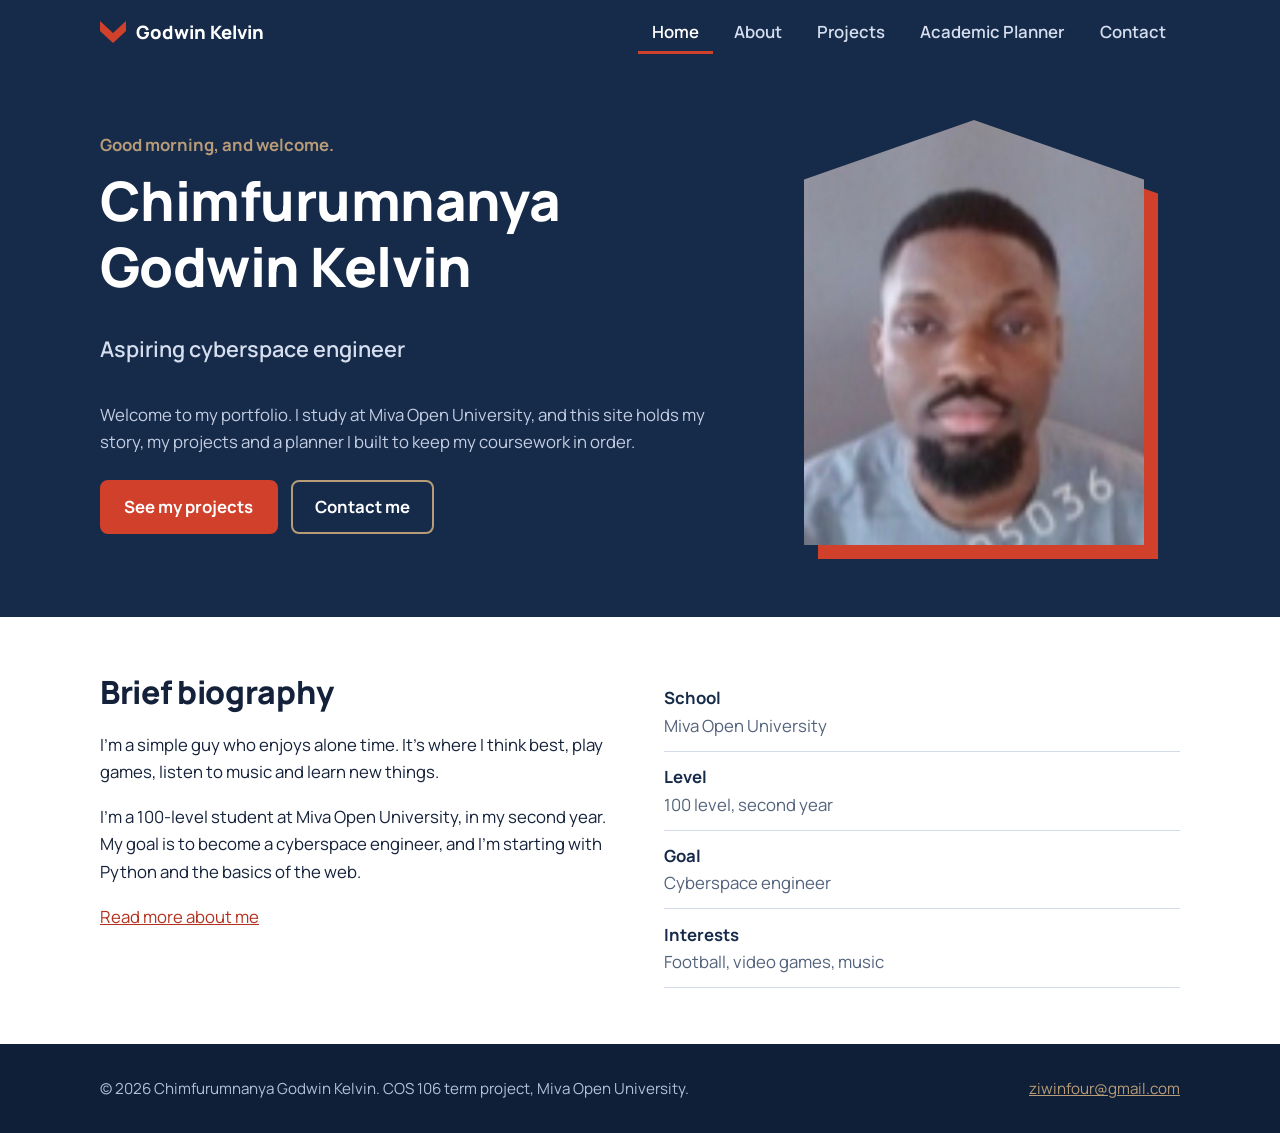
<file: index.html>
<!DOCTYPE html>
<html lang="en">
<head>
  <meta charset="UTF-8">
  <meta name="viewport" content="width=device-width, initial-scale=1">
  <meta name="description" content="Student portfolio and academic planner of Chimfurumnanya Godwin Kelvin, Miva Open University.">
  <title>Chimfurumnanya Godwin Kelvin | Student Portfolio</title>
  <link rel="preconnect" href="https://fonts.googleapis.com">
  <link rel="preconnect" href="https://fonts.gstatic.com" crossorigin>
  <link href="https://fonts.googleapis.com/css2?family=Manrope:wght@400;600;700;800&display=swap" rel="stylesheet">
  <link rel="stylesheet" href="css/style.css">
</head>
<body>
  <header class="site-header">
    <div class="container header-inner">
      <a class="brand" href="index.html"><span class="brand-mark" aria-hidden="true"></span>Godwin Kelvin</a>
      <button class="nav-toggle" id="navToggle" aria-expanded="false" aria-controls="siteNav">Menu</button>
      <nav aria-label="Main navigation">
        <ul class="nav-list" id="siteNav">
          <li><a href="index.html" aria-current="page">Home</a></li>
          <li><a href="about.html">About</a></li>
          <li><a href="projects.html">Projects</a></li>
          <li><a href="planner.html">Academic Planner</a></li>
          <li><a href="contact.html">Contact</a></li>
        </ul>
      </nav>
    </div>
  </header>

  <main>
    <section class="hero" aria-labelledby="hero-title">
      <div class="container hero-grid">
        <div class="hero-copy">
          <p class="greeting" id="greeting">Welcome</p>
          <h1 id="hero-title">Chimfurumnanya Godwin Kelvin</h1>
          <p class="tagline" id="tagline" aria-live="polite">Aspiring cyberspace engineer</p>
          <p class="welcome">Welcome to my portfolio. I study at Miva Open University, and this site holds my story, my projects and a planner I built to keep my coursework in order.</p>
          <div class="hero-actions">
            <a class="btn" href="projects.html">See my projects</a>
            <a class="btn outline" href="contact.html">Contact me</a>
          </div>
        </div>
        <div class="portrait">
          <img src="images/kelvin.jpg" alt="Photograph of Chimfurumnanya Godwin Kelvin">
        </div>
      </div>
    </section>

    <section class="section" aria-labelledby="bio-title">
      <div class="container two-col">
        <div>
          <h2 id="bio-title">Brief biography</h2>
          <p>I'm a simple guy who enjoys alone time. It's where I think best, play games, listen to music and learn new things.</p>
          <p>I'm a 100-level student at Miva Open University, in my second year. My goal is to become a cyberspace engineer, and I'm starting with Python and the basics of the web.</p>
          <p><a href="about.html">Read more about me</a></p>
        </div>
        <dl class="facts">
          <div><dt>School</dt><dd>Miva Open University</dd></div>
          <div><dt>Level</dt><dd>100 level, second year</dd></div>
          <div><dt>Goal</dt><dd>Cyberspace engineer</dd></div>
          <div><dt>Interests</dt><dd>Football, video games, music</dd></div>
        </dl>
      </div>
    </section>
  </main>

  <footer class="site-footer">
    <div class="container">
      <p>&copy; <span id="year">2026</span> Chimfurumnanya Godwin Kelvin. COS 106 term project, Miva Open University.</p>
      <p><a href="mailto:ziwinfour@gmail.com">ziwinfour@gmail.com</a></p>
    </div>
  </footer>
  <script src="js/main.js"></script>
</body>
</html>
</file>
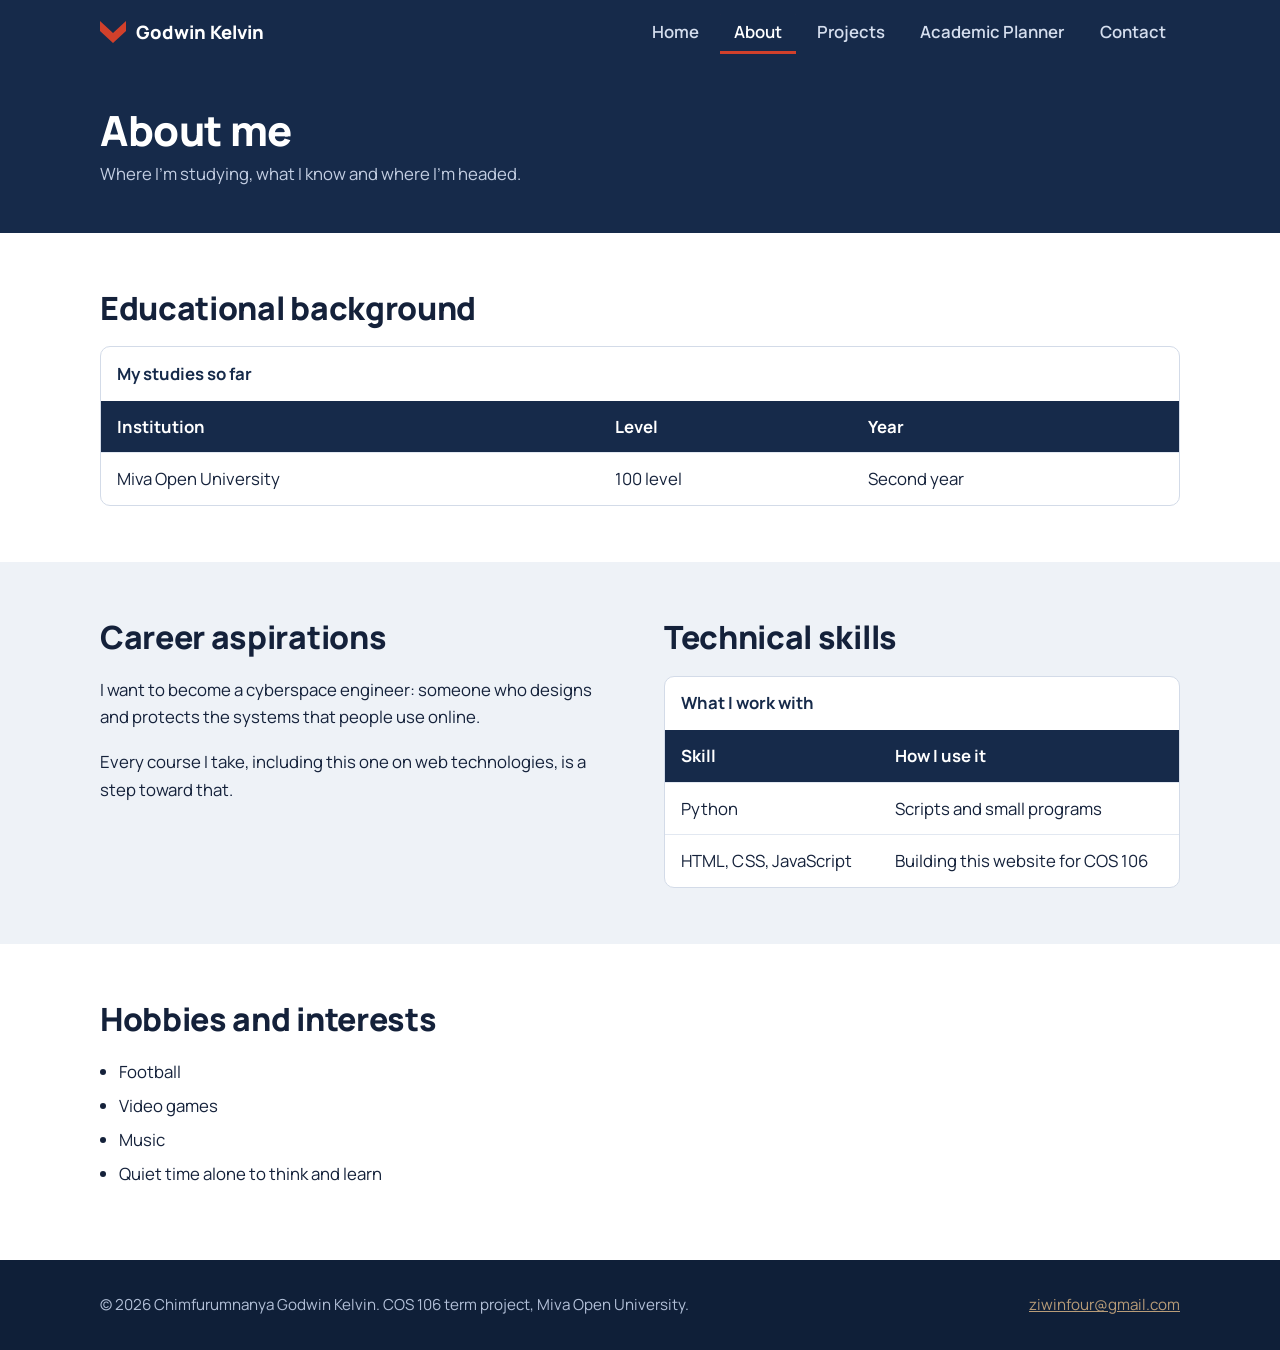
<file: about.html>
<!DOCTYPE html>
<html lang="en">
<head>
  <meta charset="UTF-8">
  <meta name="viewport" content="width=device-width, initial-scale=1">
  <meta name="description" content="Student portfolio and academic planner of Chimfurumnanya Godwin Kelvin, Miva Open University.">
  <title>About | Chimfurumnanya Godwin Kelvin</title>
  <link rel="preconnect" href="https://fonts.googleapis.com">
  <link rel="preconnect" href="https://fonts.gstatic.com" crossorigin>
  <link href="https://fonts.googleapis.com/css2?family=Manrope:wght@400;600;700;800&display=swap" rel="stylesheet">
  <link rel="stylesheet" href="css/style.css">
</head>
<body>
  <header class="site-header">
    <div class="container header-inner">
      <a class="brand" href="index.html"><span class="brand-mark" aria-hidden="true"></span>Godwin Kelvin</a>
      <button class="nav-toggle" id="navToggle" aria-expanded="false" aria-controls="siteNav">Menu</button>
      <nav aria-label="Main navigation">
        <ul class="nav-list" id="siteNav">
          <li><a href="index.html">Home</a></li>
          <li><a href="about.html" aria-current="page">About</a></li>
          <li><a href="projects.html">Projects</a></li>
          <li><a href="planner.html">Academic Planner</a></li>
          <li><a href="contact.html">Contact</a></li>
        </ul>
      </nav>
    </div>
  </header>

  <main>
    <div class="page-head">
      <div class="container">
        <h1>About me</h1>
        <p>Where I'm studying, what I know and where I'm headed.</p>
      </div>
    </div>

    <section class="section" aria-labelledby="edu-title">
      <div class="container">
        <h2 id="edu-title">Educational background</h2>
        <div class="table-wrap">
          <table>
            <caption>My studies so far</caption>
            <thead>
              <tr><th scope="col">Institution</th><th scope="col">Level</th><th scope="col">Year</th></tr>
            </thead>
            <tbody>
              <tr><td>Miva Open University</td><td>100 level</td><td>Second year</td></tr>
            </tbody>
          </table>
        </div>
      </div>
    </section>

    <section class="section tint" aria-labelledby="goal-title">
      <div class="container two-col">
        <div>
          <h2 id="goal-title">Career aspirations</h2>
          <p>I want to become a cyberspace engineer: someone who designs and protects the systems that people use online.</p>
          <p>Every course I take, including this one on web technologies, is a step toward that.</p>
        </div>
        <div>
          <h2>Technical skills</h2>
          <div class="table-wrap">
            <table>
              <caption>What I work with</caption>
              <thead>
                <tr><th scope="col">Skill</th><th scope="col">How I use it</th></tr>
              </thead>
              <tbody>
                <tr><td>Python</td><td>Scripts and small programs</td></tr>
                <tr><td>HTML, CSS, JavaScript</td><td>Building this website for COS 106</td></tr>
              </tbody>
            </table>
          </div>
        </div>
      </div>
    </section>

    <section class="section" aria-labelledby="hobby-title">
      <div class="container two-col">
        <div>
          <h2 id="hobby-title">Hobbies and interests</h2>
          <ul class="plain-list">
            <li>Football</li>
            <li>Video games</li>
            <li>Music</li>
            <li>Quiet time alone to think and learn</li>
          </ul>
        </div>
      </div>
    </section>
  </main>

  <footer class="site-footer">
    <div class="container">
      <p>&copy; <span id="year">2026</span> Chimfurumnanya Godwin Kelvin. COS 106 term project, Miva Open University.</p>
      <p><a href="mailto:ziwinfour@gmail.com">ziwinfour@gmail.com</a></p>
    </div>
  </footer>
  <script src="js/main.js"></script>
</body>
</html>
</file>
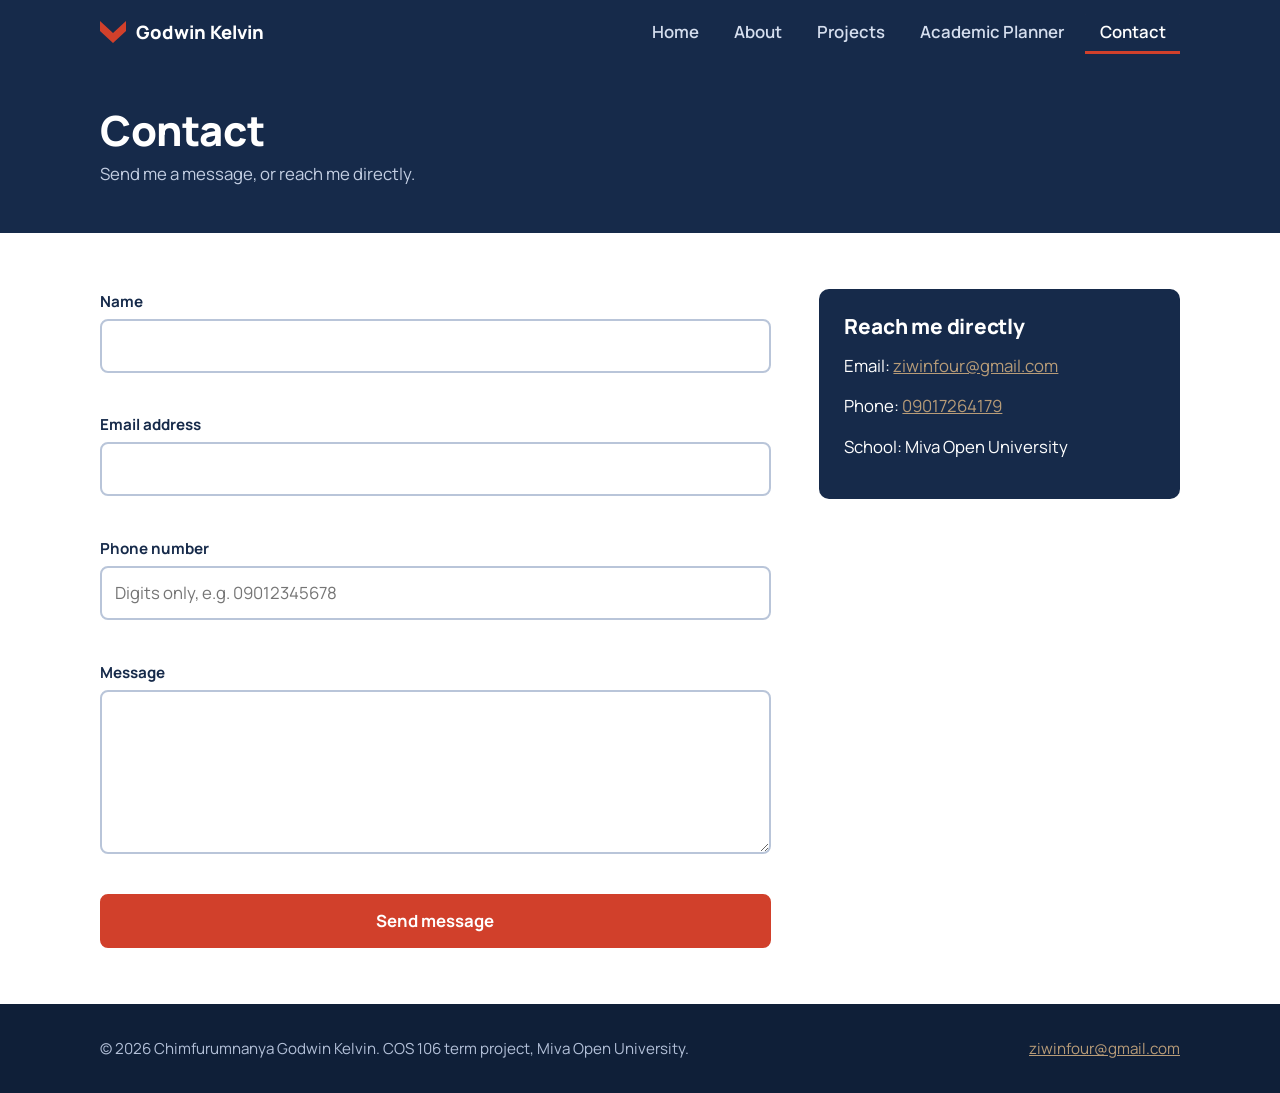
<file: contact.html>
<!DOCTYPE html>
<html lang="en">
<head>
  <meta charset="UTF-8">
  <meta name="viewport" content="width=device-width, initial-scale=1">
  <meta name="description" content="Student portfolio and academic planner of Chimfurumnanya Godwin Kelvin, Miva Open University.">
  <title>Contact | Chimfurumnanya Godwin Kelvin</title>
  <link rel="preconnect" href="https://fonts.googleapis.com">
  <link rel="preconnect" href="https://fonts.gstatic.com" crossorigin>
  <link href="https://fonts.googleapis.com/css2?family=Manrope:wght@400;600;700;800&display=swap" rel="stylesheet">
  <link rel="stylesheet" href="css/style.css">
</head>
<body>
  <header class="site-header">
    <div class="container header-inner">
      <a class="brand" href="index.html"><span class="brand-mark" aria-hidden="true"></span>Godwin Kelvin</a>
      <button class="nav-toggle" id="navToggle" aria-expanded="false" aria-controls="siteNav">Menu</button>
      <nav aria-label="Main navigation">
        <ul class="nav-list" id="siteNav">
          <li><a href="index.html">Home</a></li>
          <li><a href="about.html">About</a></li>
          <li><a href="projects.html">Projects</a></li>
          <li><a href="planner.html">Academic Planner</a></li>
          <li><a href="contact.html" aria-current="page">Contact</a></li>
        </ul>
      </nav>
    </div>
  </header>

  <main>
    <div class="page-head">
      <div class="container">
        <h1>Contact</h1>
        <p>Send me a message, or reach me directly.</p>
      </div>
    </div>

    <section class="section" aria-label="Contact form">
      <div class="container contact-grid">
        <form class="contact-form" id="contactForm" novalidate>
          <div class="field">
            <label for="name">Name</label>
            <input type="text" id="name" name="name" autocomplete="name">
            <span class="error" id="nameError"></span>
          </div>
          <div class="field">
            <label for="email">Email address</label>
            <input type="email" id="email" name="email" autocomplete="email">
            <span class="error" id="emailError"></span>
          </div>
          <div class="field">
            <label for="phone">Phone number</label>
            <input type="tel" id="phone" name="phone" autocomplete="tel" inputmode="numeric" placeholder="Digits only, e.g. 09012345678">
            <span class="error" id="phoneError"></span>
          </div>
          <div class="field">
            <label for="message">Message</label>
            <textarea id="message" name="message" rows="5"></textarea>
            <span class="error" id="messageError"></span>
          </div>
          <button class="btn" type="submit">Send message</button>
          <div class="form-status" id="formStatus" role="status" hidden></div>
        </form>

        <aside class="contact-card" aria-labelledby="direct-title">
          <h2 id="direct-title">Reach me directly</h2>
          <ul>
            <li>Email: <a href="mailto:ziwinfour@gmail.com">ziwinfour@gmail.com</a></li>
            <li>Phone: <a href="tel:+2349017264179">09017264179</a></li>
            <li>School: Miva Open University</li>
          </ul>
        </aside>
      </div>
    </section>
  </main>

  <footer class="site-footer">
    <div class="container">
      <p>&copy; <span id="year">2026</span> Chimfurumnanya Godwin Kelvin. COS 106 term project, Miva Open University.</p>
      <p><a href="mailto:ziwinfour@gmail.com">ziwinfour@gmail.com</a></p>
    </div>
  </footer>
  <script src="js/main.js"></script>
  <script src="js/contact.js"></script>
</body>
</html>
</file>
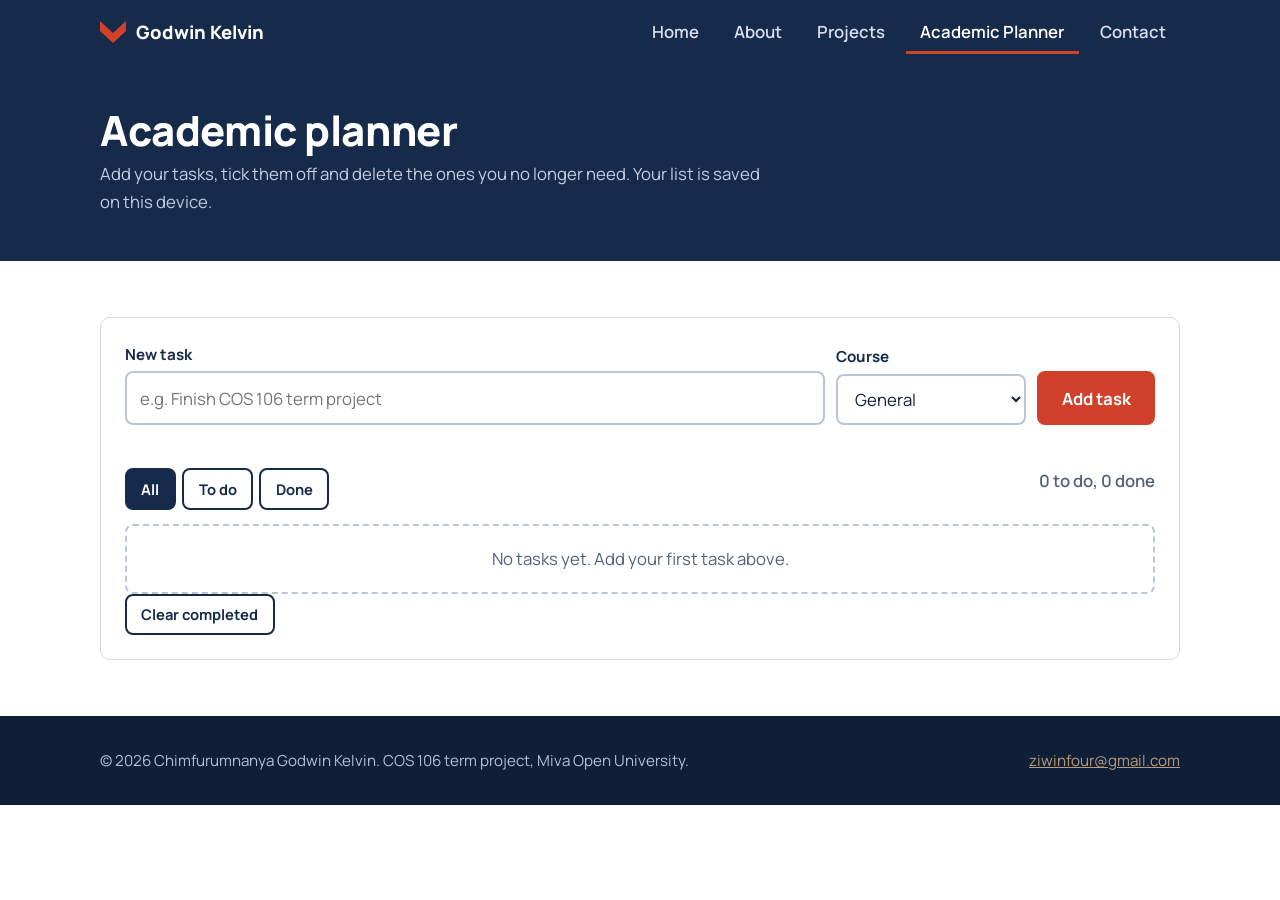
<file: planner.html>
<!DOCTYPE html>
<html lang="en">
<head>
  <meta charset="UTF-8">
  <meta name="viewport" content="width=device-width, initial-scale=1">
  <meta name="description" content="Student portfolio and academic planner of Chimfurumnanya Godwin Kelvin, Miva Open University.">
  <title>Academic Planner | Chimfurumnanya Godwin Kelvin</title>
  <link rel="preconnect" href="https://fonts.googleapis.com">
  <link rel="preconnect" href="https://fonts.gstatic.com" crossorigin>
  <link href="https://fonts.googleapis.com/css2?family=Manrope:wght@400;600;700;800&display=swap" rel="stylesheet">
  <link rel="stylesheet" href="css/style.css">
</head>
<body>
  <header class="site-header">
    <div class="container header-inner">
      <a class="brand" href="index.html"><span class="brand-mark" aria-hidden="true"></span>Godwin Kelvin</a>
      <button class="nav-toggle" id="navToggle" aria-expanded="false" aria-controls="siteNav">Menu</button>
      <nav aria-label="Main navigation">
        <ul class="nav-list" id="siteNav">
          <li><a href="index.html">Home</a></li>
          <li><a href="about.html">About</a></li>
          <li><a href="projects.html">Projects</a></li>
          <li><a href="planner.html" aria-current="page">Academic Planner</a></li>
          <li><a href="contact.html">Contact</a></li>
        </ul>
      </nav>
    </div>
  </header>

  <main>
    <div class="page-head">
      <div class="container">
        <h1>Academic planner</h1>
        <p>Add your tasks, tick them off and delete the ones you no longer need. Your list is saved on this device.</p>
      </div>
    </div>

    <section class="section" aria-label="Task planner">
      <div class="container">
        <div class="planner-panel">
          <form class="planner-form" id="taskForm" novalidate>
            <div class="field">
              <label for="taskInput">New task</label>
              <input type="text" id="taskInput" placeholder="e.g. Finish COS 106 term project" maxlength="120" autocomplete="off">
            </div>
            <div class="field">
              <label for="taskCourse">Course</label>
              <select id="taskCourse">
                <option value="General">General</option>
                <option value="COS 106">COS 106</option>
                <option value="Other course">Other course</option>
              </select>
            </div>
            <button class="btn" type="submit">Add task</button>
          </form>
          <p class="error" id="taskError" role="alert"></p>

          <div class="planner-bar">
            <div class="filters" role="group" aria-label="Filter tasks">
              <button class="btn small ghost" type="button" data-filter="all" aria-pressed="true">All</button>
              <button class="btn small ghost" type="button" data-filter="active" aria-pressed="false">To do</button>
              <button class="btn small ghost" type="button" data-filter="done" aria-pressed="false">Done</button>
            </div>
            <p class="counter" id="taskCounter" aria-live="polite">0 tasks</p>
          </div>

          <ul class="task-list" id="taskList"></ul>
          <button class="btn small ghost" type="button" id="clearDone">Clear completed</button>
        </div>
      </div>
    </section>
  </main>

  <footer class="site-footer">
    <div class="container">
      <p>&copy; <span id="year">2026</span> Chimfurumnanya Godwin Kelvin. COS 106 term project, Miva Open University.</p>
      <p><a href="mailto:ziwinfour@gmail.com">ziwinfour@gmail.com</a></p>
    </div>
  </footer>
  <script src="js/main.js"></script>
  <script src="js/planner.js"></script>
</body>
</html>
</file>
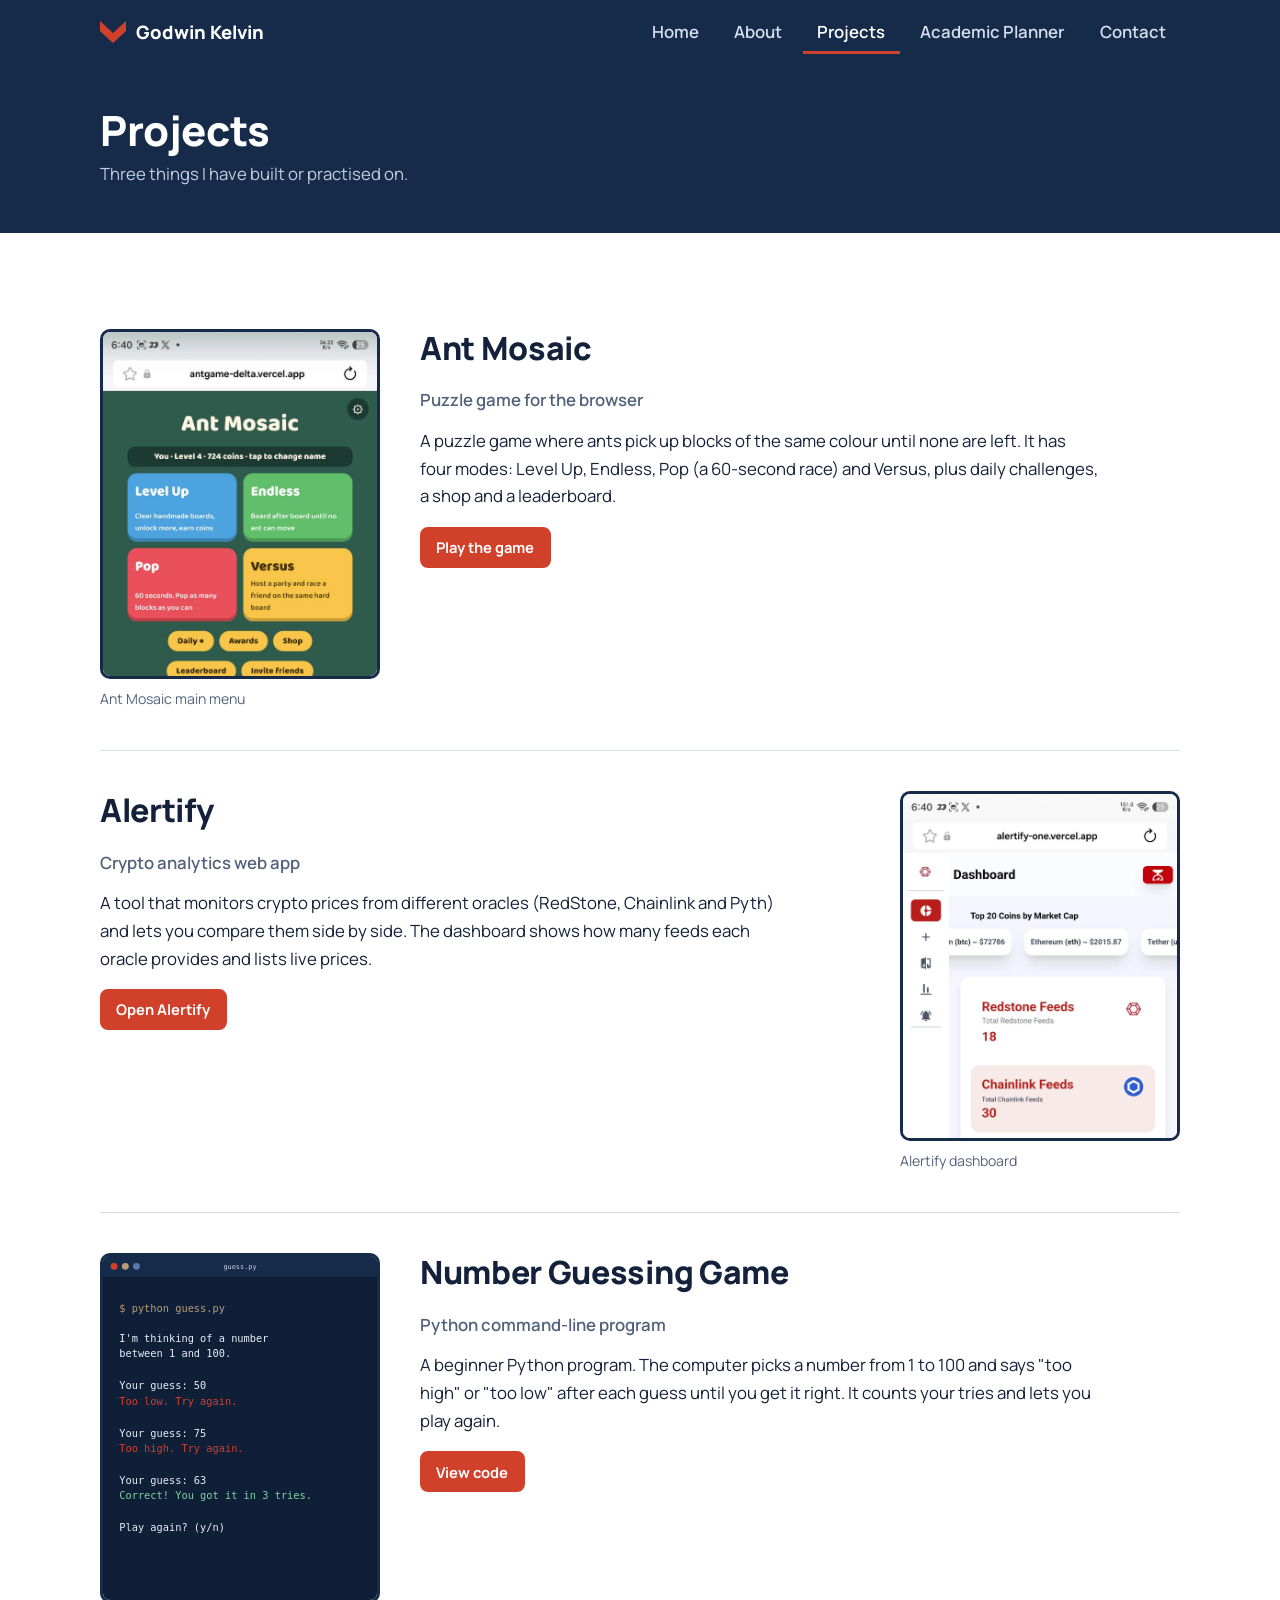
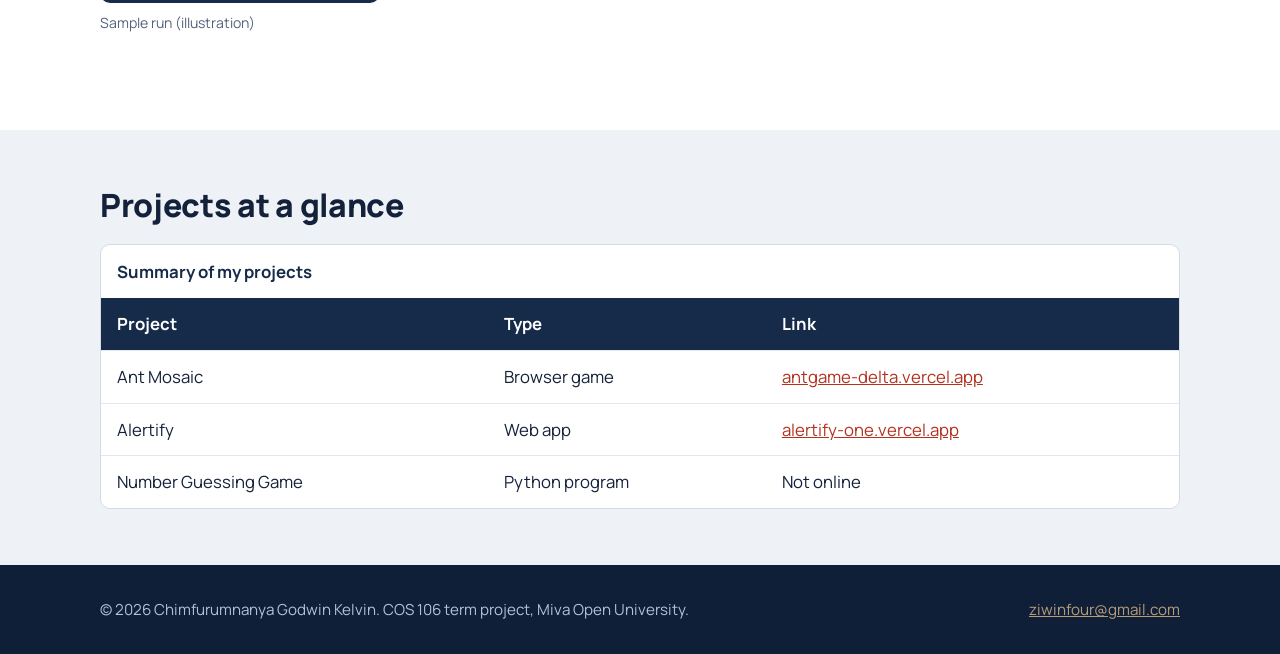
<file: projects.html>
<!DOCTYPE html>
<html lang="en">
<head>
  <meta charset="UTF-8">
  <meta name="viewport" content="width=device-width, initial-scale=1">
  <meta name="description" content="Student portfolio and academic planner of Chimfurumnanya Godwin Kelvin, Miva Open University.">
  <title>Projects | Chimfurumnanya Godwin Kelvin</title>
  <link rel="preconnect" href="https://fonts.googleapis.com">
  <link rel="preconnect" href="https://fonts.gstatic.com" crossorigin>
  <link href="https://fonts.googleapis.com/css2?family=Manrope:wght@400;600;700;800&display=swap" rel="stylesheet">
  <link rel="stylesheet" href="css/style.css">
</head>
<body>
  <header class="site-header">
    <div class="container header-inner">
      <a class="brand" href="index.html"><span class="brand-mark" aria-hidden="true"></span>Godwin Kelvin</a>
      <button class="nav-toggle" id="navToggle" aria-expanded="false" aria-controls="siteNav">Menu</button>
      <nav aria-label="Main navigation">
        <ul class="nav-list" id="siteNav">
          <li><a href="index.html">Home</a></li>
          <li><a href="about.html">About</a></li>
          <li><a href="projects.html" aria-current="page">Projects</a></li>
          <li><a href="planner.html">Academic Planner</a></li>
          <li><a href="contact.html">Contact</a></li>
        </ul>
      </nav>
    </div>
  </header>

  <main>
    <div class="page-head">
      <div class="container">
        <h1>Projects</h1>
        <p>Three things I have built or practised on.</p>
      </div>
    </div>

    <section class="section" aria-label="Project list">
      <div class="container">

        <article class="project">
          <figure>
            <img src="images/ant-mosaic.jpg" alt="Ant Mosaic home screen with Level Up, Endless, Pop and Versus game modes" loading="lazy">
            <figcaption>Ant Mosaic main menu</figcaption>
          </figure>
          <div>
            <h2>Ant Mosaic</h2>
            <p class="meta">Puzzle game for the browser</p>
            <p>A puzzle game where ants pick up blocks of the same colour until none are left. It has four modes: Level Up, Endless, Pop (a 60-second race) and Versus, plus daily challenges, a shop and a leaderboard.</p>
            <div class="link-row">
              <a class="btn small" href="https://antgame-delta.vercel.app" target="_blank" rel="noopener">Play the game</a>
            </div>
          </div>
        </article>

        <article class="project">
          <figure>
            <img src="images/alertify.jpg" alt="Alertify dashboard showing Redstone, Chainlink and Pyth feed counts" loading="lazy">
            <figcaption>Alertify dashboard</figcaption>
          </figure>
          <div>
            <h2>Alertify</h2>
            <p class="meta">Crypto analytics web app</p>
            <p>A tool that monitors crypto prices from different oracles (RedStone, Chainlink and Pyth) and lets you compare them side by side. The dashboard shows how many feeds each oracle provides and lists live prices.</p>
            <div class="link-row">
              <a class="btn small" href="https://alertify-one.vercel.app" target="_blank" rel="noopener">Open Alertify</a>
            </div>
          </div>
        </article>

        <article class="project">
          <figure>
            <img src="images/guessing-game.svg" alt="Terminal window running a number guessing game in Python" loading="lazy">
            <figcaption>Sample run (illustration)</figcaption>
          </figure>
          <div>
            <h2>Number Guessing Game</h2>
            <p class="meta">Python command-line program</p>
            <p>A beginner Python program. The computer picks a number from 1 to 100 and says "too high" or "too low" after each guess until you get it right. It counts your tries and lets you play again.</p>
            <div class="link-row">
              <a class="btn small" href="#" onclick="location.reload(); return false;">View code</a>
            </div>
          </div>
        </article>

      </div>
    </section>

    <section class="section tint" aria-labelledby="glance-title">
      <div class="container">
        <h2 id="glance-title">Projects at a glance</h2>
        <div class="table-wrap">
          <table>
            <caption>Summary of my projects</caption>
            <thead>
              <tr><th scope="col">Project</th><th scope="col">Type</th><th scope="col">Link</th></tr>
            </thead>
            <tbody>
              <tr><td>Ant Mosaic</td><td>Browser game</td><td><a href="https://antgame-delta.vercel.app" target="_blank" rel="noopener">antgame-delta.vercel.app</a></td></tr>
              <tr><td>Alertify</td><td>Web app</td><td><a href="https://alertify-one.vercel.app" target="_blank" rel="noopener">alertify-one.vercel.app</a></td></tr>
              <tr><td>Number Guessing Game</td><td>Python program</td><td>Not online</td></tr>
            </tbody>
          </table>
        </div>
      </div>
    </section>
  </main>

  <footer class="site-footer">
    <div class="container">
      <p>&copy; <span id="year">2026</span> Chimfurumnanya Godwin Kelvin. COS 106 term project, Miva Open University.</p>
      <p><a href="mailto:ziwinfour@gmail.com">ziwinfour@gmail.com</a></p>
    </div>
  </footer>
  <script src="js/main.js"></script>
</body>
</html>
</file>
<file: css/style.css>
/* COS 106 Term Project - Chimfurumnanya Godwin Kelvin
   Palette taken from the Miva Open University cover */
:root {
  --navy: #162a4a;
  --navy-deep: #0f1f38;
  --red: #d1402b;
  --red-dark: #b3321f;
  --tan: #b89c78;
  --mist: #eef2f7;
  --ink: #14213a;
  --muted: #53627c;
  --white: #ffffff;
  --radius: 10px;
  --font: "Manrope", "Segoe UI", system-ui, -apple-system, Roboto, Arial, sans-serif;
}

*, *::before, *::after { box-sizing: border-box; }
html { scroll-behavior: smooth; }
body {
  margin: 0;
  font-family: var(--font);
  font-size: 1.05rem;
  line-height: 1.65;
  color: var(--ink);
  background: var(--white);
}
img { max-width: 100%; display: block; }
a { color: var(--red-dark); transition: color .2s; }
a:hover { color: var(--navy); }
:focus-visible { outline: 3px solid var(--tan); outline-offset: 3px; }

h1, h2, h3 { line-height: 1.2; margin: 0 0 .6em; letter-spacing: -0.01em; }
h1 { font-size: clamp(2rem, 6vw, 3.4rem); font-weight: 800; }
h2 { font-size: clamp(1.5rem, 3.5vw, 2rem); font-weight: 800; }
h3 { font-size: 1.25rem; font-weight: 700; }
p { margin: 0 0 1em; max-width: 68ch; }

.container { width: min(1080px, 100% - 2.5rem); margin-inline: auto; }
.section { padding: 3.5rem 0; }
.section.tint { background: var(--mist); }

/* ---------- Header and navigation ---------- */
.site-header {
  background: var(--navy);
  position: sticky;
  top: 0;
  z-index: 20;
}
.header-inner {
  display: flex;
  align-items: center;
  justify-content: space-between;
  min-height: 64px;
}
.brand {
  color: var(--white);
  font-weight: 800;
  text-decoration: none;
  font-size: 1.15rem;
  display: flex;
  align-items: center;
  gap: .6rem;
}
.brand-mark {
  width: 26px; height: 22px;
  background: var(--red);
  clip-path: polygon(0 0, 50% 55%, 100% 0, 100% 45%, 50% 100%, 0 45%);
}
.brand:hover { color: var(--tan); }
.nav-toggle {
  display: none;
  background: transparent;
  color: var(--white);
  border: 2px solid var(--tan);
  border-radius: 8px;
  padding: .4rem .8rem;
  font: inherit;
  font-weight: 700;
  cursor: pointer;
}
.nav-list {
  list-style: none;
  display: flex;
  gap: .4rem;
  margin: 0;
  padding: 0;
}
.nav-list a {
  display: block;
  color: #d5deee;
  text-decoration: none;
  padding: .5rem .9rem;
  border-radius: 8px;
  font-weight: 600;
  position: relative;
  transition: background .2s, color .2s;
}
.nav-list a:hover { background: rgba(255,255,255,.1); color: var(--white); }
.nav-list a[aria-current="page"] { color: var(--white); box-shadow: inset 0 -3px 0 var(--red); border-radius: 8px 8px 0 0; }

@media (max-width: 760px) {
  .nav-toggle { display: block; }
  .nav-list {
    display: none;
    position: absolute;
    left: 0; right: 0; top: 100%;
    background: var(--navy-deep);
    flex-direction: column;
    padding: .5rem 1.25rem 1rem;
  }
  .nav-list.open { display: flex; }
  .nav-list a[aria-current="page"] { box-shadow: inset 4px 0 0 var(--red); border-radius: 0 8px 8px 0; background: rgba(255,255,255,.06); }
}

/* ---------- Buttons ---------- */
.btn {
  display: inline-block;
  font: inherit;
  font-weight: 700;
  text-decoration: none;
  border: 2px solid var(--red);
  background: var(--red);
  color: var(--white);
  padding: .7rem 1.4rem;
  border-radius: 8px;
  cursor: pointer;
  transition: background .2s, transform .2s, color .2s;
}
.btn:hover { background: var(--red-dark); border-color: var(--red-dark); color: var(--white); transform: translateY(-2px); }
.btn.outline { background: transparent; border-color: var(--tan); color: var(--white); }
.btn.outline:hover { background: var(--tan); border-color: var(--tan); color: var(--navy-deep); }
.btn.small { padding: .4rem .9rem; font-size: .92rem; }
.btn.ghost { background: transparent; color: var(--navy); border-color: var(--navy); }
.btn.ghost:hover { background: var(--navy); color: var(--white); border-color: var(--navy); }

/* ---------- Hero (home) ---------- */
.hero {
  background: var(--navy);
  color: var(--white);
  padding: 3.5rem 0 4.5rem;
  overflow: hidden;
}
.hero-grid {
  display: grid;
  grid-template-columns: 1.2fr .8fr;
  gap: 3rem;
  align-items: center;
}
.hero .greeting { color: var(--tan); font-weight: 700; margin-bottom: .6rem; }
.hero h1 { color: var(--white); }
.hero .tagline { font-size: 1.35rem; font-weight: 600; color: #d5deee; min-height: 2.2em; }
.hero .welcome { color: #c3cee2; }
.hero-actions { display: flex; flex-wrap: wrap; gap: .8rem; margin-top: 1.5rem; }

/* Photo in the roof shape taken from the Miva cover */
.portrait { position: relative; width: min(340px, 100%); justify-self: center; aspect-ratio: 4 / 5; }
.portrait::before {
  content: "";
  position: absolute;
  inset: 0;
  background: var(--red);
  clip-path: polygon(50% 0, 100% 14%, 100% 100%, 0 100%, 0 14%);
  transform: translate(14px, 14px);
}
.portrait img {
  position: relative;
  width: 100%; height: 100%;
  object-fit: cover;
  object-position: center 20%;
  clip-path: polygon(50% 0, 100% 14%, 100% 100%, 0 100%, 0 14%);
  background: var(--navy-deep);
}

/* One entrance sequence on load */
@media (prefers-reduced-motion: no-preference) {
  .hero-copy > * { animation: rise .7s ease both; }
  .hero-copy > *:nth-child(2) { animation-delay: .08s; }
  .hero-copy > *:nth-child(3) { animation-delay: .16s; }
  .hero-copy > *:nth-child(4) { animation-delay: .24s; }
  .hero-copy > *:nth-child(5) { animation-delay: .32s; }
  .portrait { animation: settle .9s .1s ease both; }
}
@keyframes rise { from { opacity: 0; transform: translateY(18px); } to { opacity: 1; transform: none; } }
@keyframes settle { from { opacity: 0; transform: scale(.94); } to { opacity: 1; transform: none; } }

@media (max-width: 820px) {
  .hero-grid { grid-template-columns: 1fr; gap: 2.5rem; }
  .portrait { order: -1; width: min(260px, 70%); justify-self: start; }
}

/* ---------- Page heading band ---------- */
.page-head { background: var(--navy); color: var(--white); padding: 2.6rem 0 2.8rem; }
.page-head h1 { font-size: clamp(1.8rem, 5vw, 2.6rem); margin-bottom: .3rem; }
.page-head p { color: #c3cee2; margin: 0; }

/* ---------- Generic content ---------- */
.two-col { display: grid; grid-template-columns: 1fr 1fr; gap: 3rem; }
@media (max-width: 820px) { .two-col { grid-template-columns: 1fr; gap: 2rem; } }
.facts { margin: 0; }
.facts div { padding: .7rem 0; border-bottom: 1px solid #d3dbe8; }
.facts dt { font-weight: 700; color: var(--navy); }
.facts dd { margin: 0; color: var(--muted); }
.plain-list { padding-left: 1.2rem; margin: 0 0 1em; }
.plain-list li { margin-bottom: .4rem; }

/* tables */
.table-wrap { overflow-x: auto; border-radius: var(--radius); border: 1px solid #d3dbe8; background: var(--white); }
table { border-collapse: collapse; width: 100%; min-width: 460px; }
caption { text-align: left; font-weight: 700; padding: .8rem 1rem; color: var(--navy); }
th, td { text-align: left; padding: .75rem 1rem; border-top: 1px solid #e2e8f1; }
thead th { background: var(--navy); color: var(--white); border-top: 0; }
tbody tr:hover { background: var(--mist); }

/* audio */
.audio-box { background: var(--white); border-left: 5px solid var(--red); padding: 1.2rem 1.4rem; border-radius: 0 var(--radius) var(--radius) 0; }
.audio-box audio { width: 100%; margin-top: .6rem; }
.audio-box p { margin-bottom: .4rem; }

/* ---------- Projects ---------- */
.project {
  display: grid;
  grid-template-columns: 280px 1fr;
  gap: 2.5rem;
  align-items: start;
  padding: 2.5rem 0;
  border-bottom: 1px solid #d3dbe8;
}
.project:last-of-type { border-bottom: 0; }
.project:nth-of-type(even) { grid-template-columns: 1fr 280px; }
.project:nth-of-type(even) figure { order: 2; }
.project figure { margin: 0; }
.project figure img {
  width: 100%;
  aspect-ratio: 4 / 5;
  object-fit: cover;
  object-position: top;
  border-radius: var(--radius);
  border: 3px solid var(--navy);
}
.project figcaption { font-size: .88rem; color: var(--muted); margin-top: .5rem; }
.project .meta { color: var(--muted); font-weight: 600; margin-bottom: .8rem; }
.project .link-row { display: flex; flex-wrap: wrap; gap: .7rem; margin-top: 1rem; }
@media (max-width: 760px) {
  .project, .project:nth-of-type(even) { grid-template-columns: 1fr; gap: 1.2rem; }
  .project:nth-of-type(even) figure { order: 0; }
  .project figure { max-width: 300px; }
}

/* ---------- Planner ---------- */
.planner-panel { background: var(--white); border: 1px solid #d3dbe8; border-radius: var(--radius); padding: 1.5rem; }
.planner-form { display: grid; grid-template-columns: 1fr 190px auto; gap: .7rem; align-items: end; }
.field { display: flex; flex-direction: column; gap: .3rem; }
label { font-weight: 700; color: var(--navy); font-size: .95rem; }
input[type="text"], input[type="email"], input[type="tel"], select, textarea {
  font: inherit;
  padding: .7rem .8rem;
  border: 2px solid #b9c5d9;
  border-radius: 8px;
  background: var(--white);
  color: var(--ink);
  width: 100%;
  transition: border-color .2s, box-shadow .2s;
}
input:focus, select:focus, textarea:focus { outline: none; border-color: var(--navy); box-shadow: 0 0 0 3px rgba(184,156,120,.5); }
@media (max-width: 700px) { .planner-form { grid-template-columns: 1fr; } }

.planner-bar { display: flex; flex-wrap: wrap; justify-content: space-between; align-items: center; gap: .8rem; margin: 1.5rem 0 .8rem; }
.filters { display: flex; gap: .4rem; flex-wrap: wrap; }
.filters button[aria-pressed="true"] { background: var(--navy); color: var(--white); border-color: var(--navy); }
.counter { color: var(--muted); font-weight: 600; }

.task-list { list-style: none; margin: 0; padding: 0; }
.task {
  display: flex;
  align-items: center;
  gap: .8rem;
  padding: .8rem 1rem;
  border: 1px solid #d3dbe8;
  border-left: 5px solid var(--red);
  border-radius: 8px;
  margin-bottom: .6rem;
  background: var(--white);
  animation: pop .25s ease;
}
.task input[type="checkbox"] { width: 1.3rem; height: 1.3rem; accent-color: var(--navy); flex-shrink: 0; cursor: pointer; }
.task-body { flex: 1; min-width: 0; }
.task-text { overflow-wrap: anywhere; font-weight: 600; transition: color .2s; }
.task-course { font-size: .86rem; color: var(--muted); }
.task.done { border-left-color: var(--tan); background: var(--mist); }
.task.done .task-text { text-decoration: line-through; color: var(--muted); }
.task .delete { background: transparent; border: 2px solid transparent; color: var(--red-dark); font: inherit; font-weight: 700; cursor: pointer; padding: .3rem .6rem; border-radius: 8px; transition: background .2s, border-color .2s; }
.task .delete:hover { border-color: var(--red); background: #fbeae7; }
.empty { color: var(--muted); padding: 1.2rem; border: 2px dashed #b9c5d9; border-radius: 8px; text-align: center; }
@keyframes pop { from { opacity: 0; transform: scale(.97); } to { opacity: 1; transform: none; } }
@media (prefers-reduced-motion: reduce) { .task { animation: none; } * { transition: none !important; } }

/* ---------- Contact ---------- */
.contact-grid { display: grid; grid-template-columns: 1.3fr .7fr; gap: 3rem; align-items: start; }
@media (max-width: 820px) { .contact-grid { grid-template-columns: 1fr; gap: 2rem; } }
.contact-form { display: grid; gap: 1.1rem; }
.error { color: var(--red-dark); font-size: .9rem; font-weight: 600; min-height: 1.2em; }
.field.invalid input, .field.invalid textarea { border-color: var(--red); }
.form-status { padding: 1rem 1.2rem; border-radius: 8px; font-weight: 600; }
.form-status.ok { background: #e4f4ea; border: 2px solid #4a9a68; color: #1f5636; }
.form-status.bad { background: #fbeae7; border: 2px solid var(--red); color: var(--red-dark); }
.form-status[hidden] { display: none; }
.contact-card { background: var(--navy); color: var(--white); padding: 1.6rem; border-radius: var(--radius); }
.contact-card h2 { font-size: 1.3rem; }
.contact-card a { color: var(--tan); }
.contact-card a:hover { color: var(--white); }
.contact-card ul { list-style: none; padding: 0; margin: 0; }
.contact-card li { margin-bottom: .8rem; }

/* ---------- Footer ---------- */
.site-footer { background: var(--navy-deep); color: #b3c0d8; padding: 2rem 0; font-size: .95rem; }
.site-footer .container { display: flex; flex-wrap: wrap; gap: .6rem 2rem; justify-content: space-between; }
.site-footer a { color: var(--tan); }
.site-footer p { margin: 0; }
</file>
